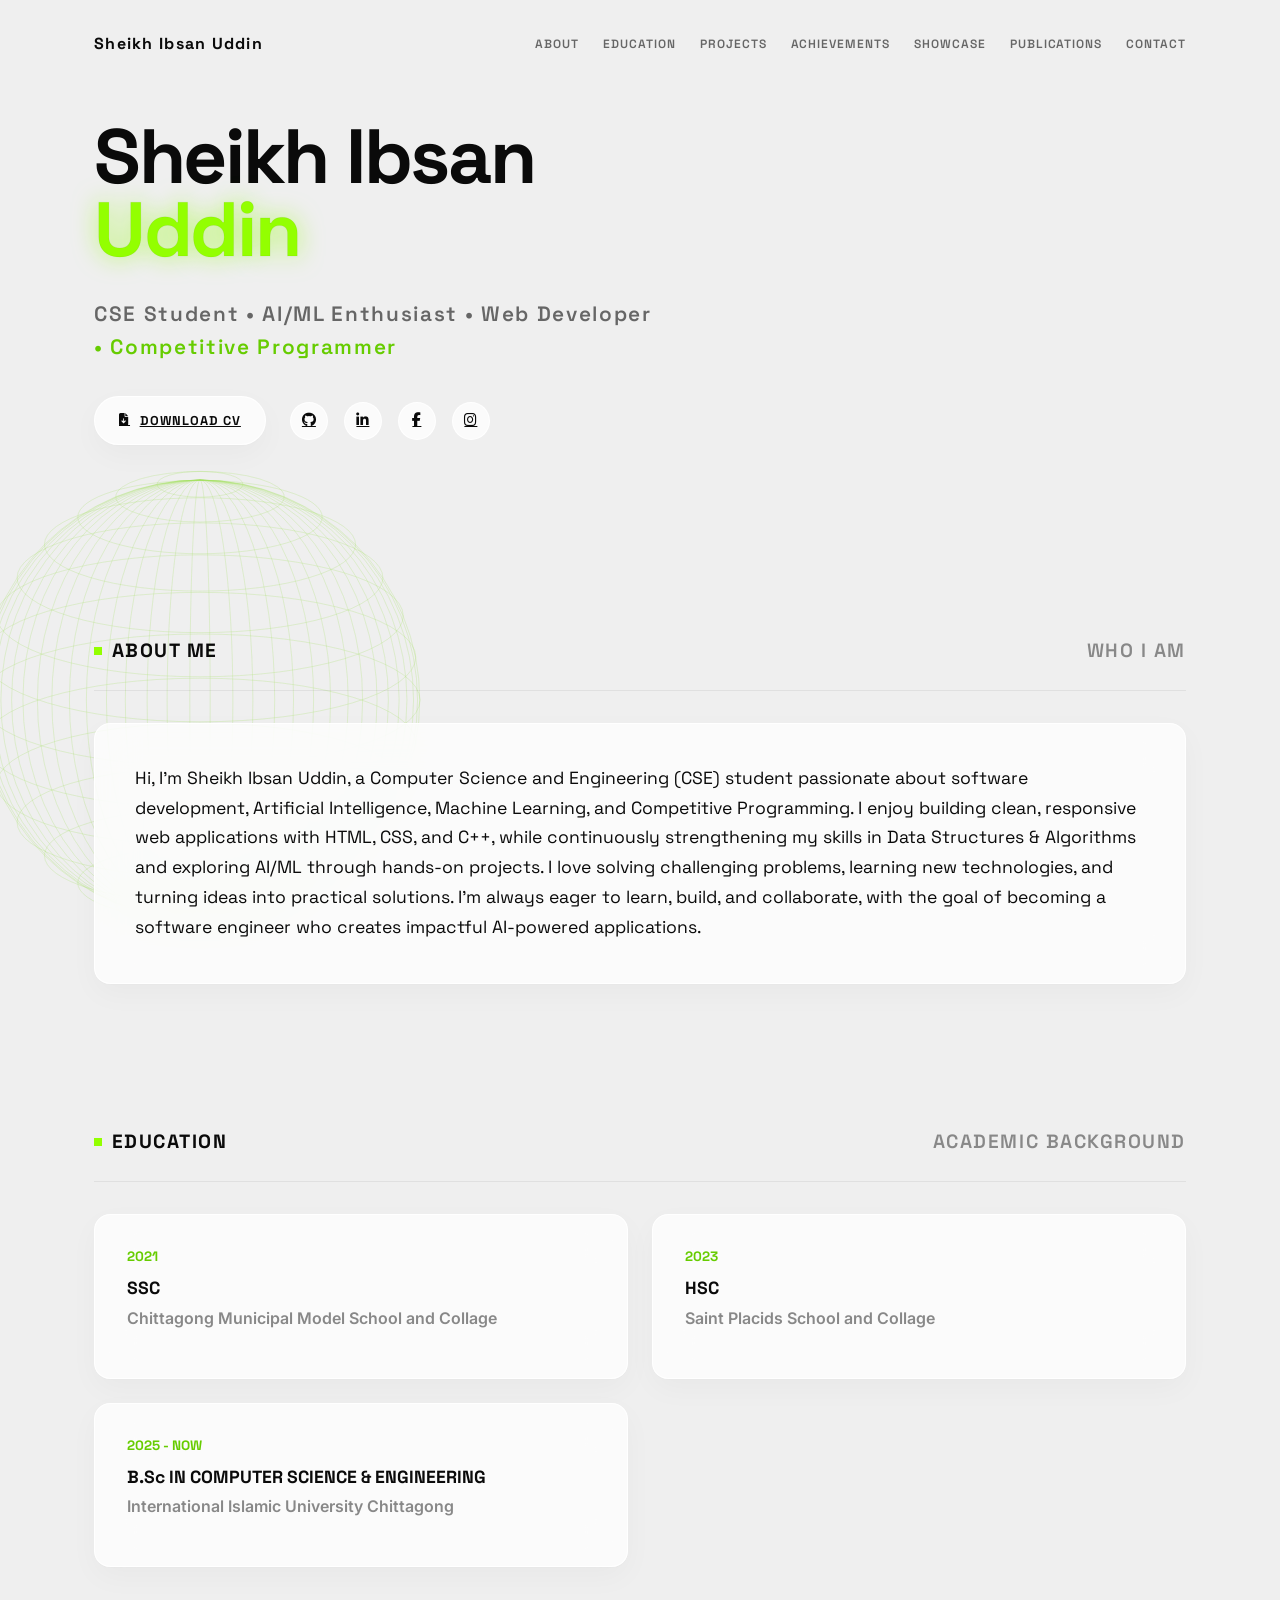
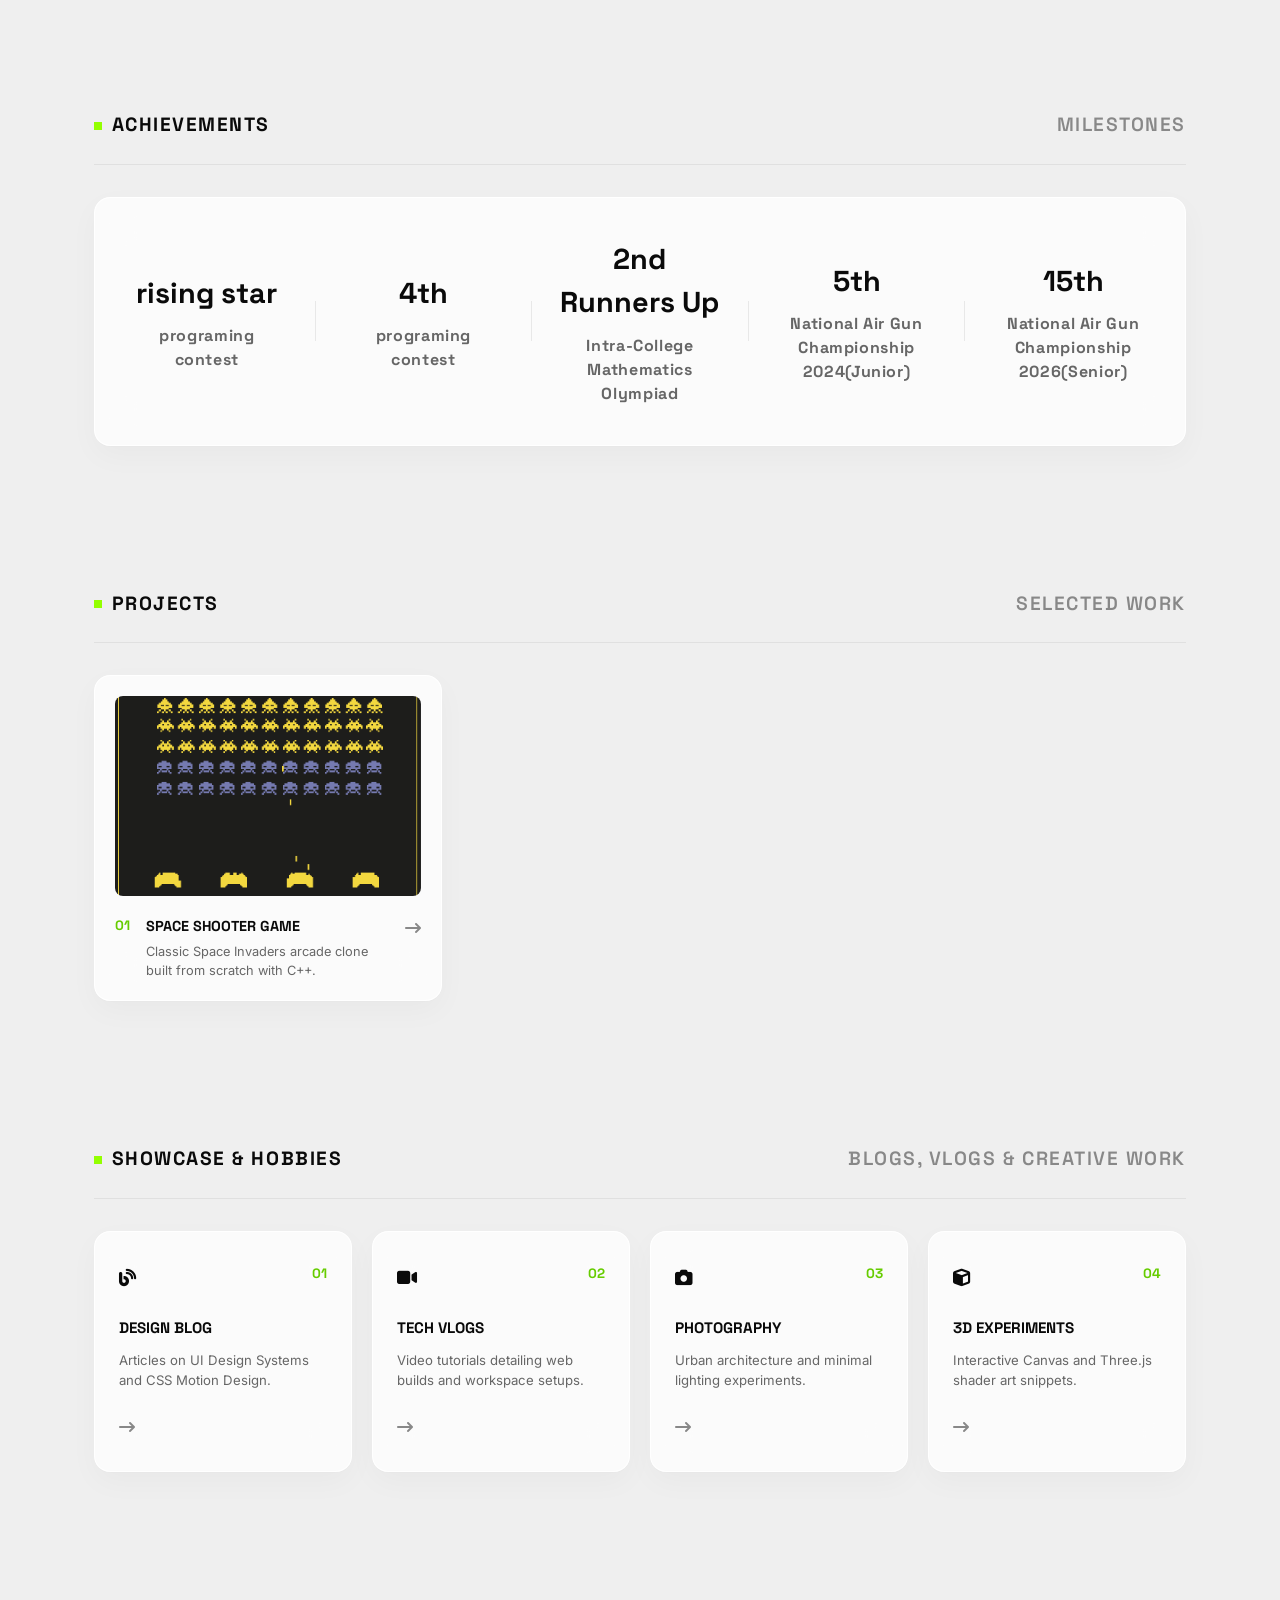
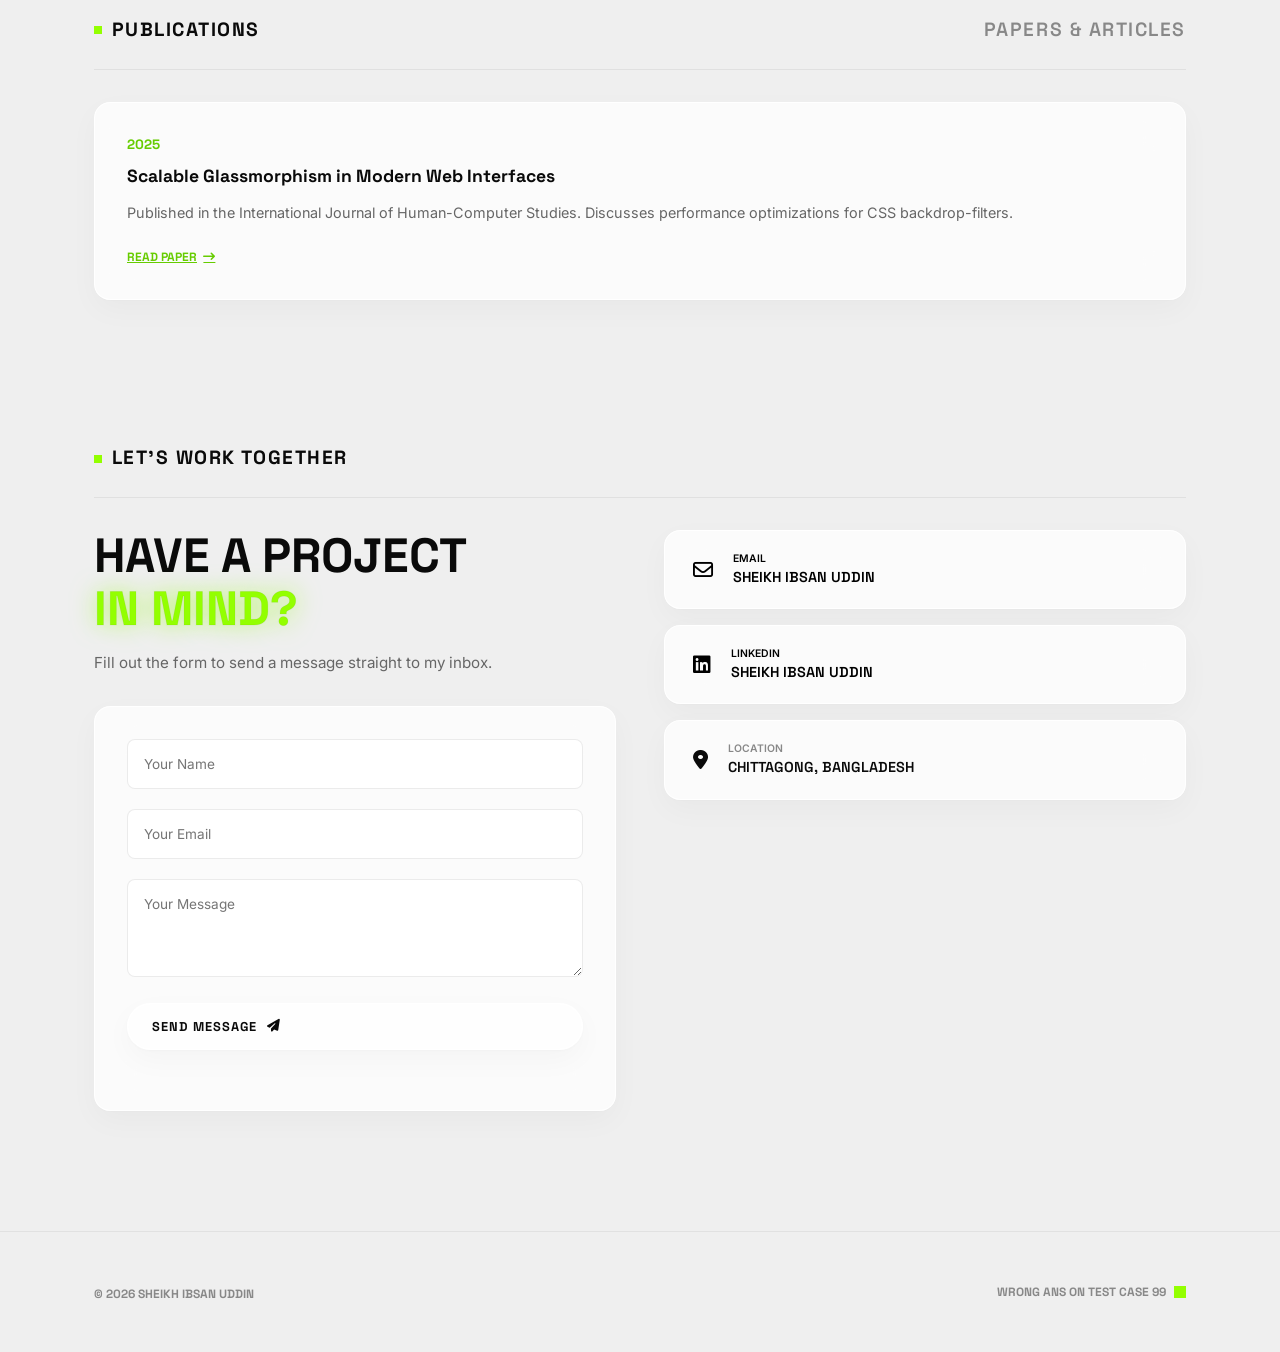
<file: index.html>
<!DOCTYPE html>
<html lang="en">
<head>
  <meta charset="UTF-8">
  <meta name="viewport" content="width=device-width, initial-scale=1.0">
  <meta name="description" content="Personal Portfolio">
  <title>Sheikh Ibsan Uddin</title>
  
  <link rel="preconnect" href="https://fonts.googleapis.com">
  <link rel="preconnect" href="https://fonts.gstatic.com" crossorigin>
  <link href="https://fonts.googleapis.com/css2?family=Space+Grotesk:wght@400;500;600;700&family=Inter:wght@300;400;500;600&display=swap" rel="stylesheet">
  <link rel="stylesheet" href="https://cdnjs.cloudflare.com/ajax/libs/font-awesome/6.5.1/css/all.min.css">
  
  <link rel="stylesheet" href="style.css">
</head>
<body>

  <div id="scroll-progress" aria-hidden="true"></div>
  <canvas id="globe-canvas" aria-hidden="true"></canvas>

  <header class="navbar" id="navbar">
    <div class="container nav-container">
      <a href="#home" class="nav-logo">

        <span class="logo-text">Sheikh Ibsan Uddin</span>
      </a>

      <nav class="nav-links">
        <a href="#about">ABOUT</a>
        <a href="#education">EDUCATION</a>
        <a href="#projects">PROJECTS</a>
        <a href="#achievements">ACHIEVEMENTS</a>
        <a href="#showcase">SHOWCASE</a>
        <a href="#publications">PUBLICATIONS</a>
        <a href="#contact">CONTACT</a>
      </nav>
    </div>
  </header>

  <main>
    <section id="home" class="hero-section">
      <div class="container hero-container">
        
        <div class="hero-left">
          <h1 class="hero-headline">
            Sheikh Ibsan<br>
            <span class="highlight-green">Uddin</span>
          </h1>

          <p class="hero-subtitle">
            CSE Student • AI/ML Enthusiast • Web Developer <span class="highlight-text-green">• Competitive Programmer</span>
          </p>

          <div class="hero-actions">
            <a href="cv/ibsan_cv_june_2026.pdf" download class="btn-primary">
              <i class="fa-solid fa-file-arrow-down"></i> DOWNLOAD CV
            </a>
            
            <div class="social-links">
              <a href="https://github.com/Sheikh-Ibsan" target="_blank" aria-label="GitHub"><i class="fa-brands fa-github"></i></a>
              <a href="https://www.linkedin.com/in/sheikh-ibsan-uddin-9bb852369/" target="_blank" aria-label="LinkedIn"><i class="fa-brands fa-linkedin-in"></i></a>
              <a href="https://www.facebook.com/sheikh.ibsan" target="_blank" aria-label="Facebook"><i class="fa-brands fa-facebook-f"></i></a>
              <a href="https://www.instagram.com/ibsanuddin" target="_blank" aria-label="Instagram"><i class="fa-brands fa-instagram"></i></a>
            </div>
          </div>
        </div>
          </div>
        </div>

      </div>
    </section>

    <section id="about" class="section">
      <div class="container">
        <div class="section-bar">
          <div class="section-tag">
            <span class="square-icon"></span>
            <h2>ABOUT ME</h2>
          </div>
          <span class="section-meta-text">WHO I AM</span>
        </div>

        <div class="about-card glass-card fade-in">
          <p class="about-text"> 
          Hi, I'm Sheikh Ibsan Uddin, a Computer Science and Engineering (CSE) student passionate about software development, Artificial Intelligence, Machine Learning, and Competitive Programming.
          I enjoy building clean, responsive web applications with HTML, CSS, and C++, while continuously strengthening my skills in Data Structures & Algorithms and exploring AI/ML through hands-on projects. I love solving challenging problems, learning new technologies, and turning ideas into practical solutions.
          I'm always eager to learn, build, and collaborate, with the goal of becoming a software engineer who creates impactful AI-powered applications.
          </p>
        </div>
      </div>
    </section>

    <section id="education" class="section">
      <div class="container">
        <div class="section-bar">
          <div class="section-tag">
            <span class="square-icon"></span>
            <h2>EDUCATION</h2>
          </div>
          <span class="section-meta-text">ACADEMIC BACKGROUND</span>
        </div>

        <div class="timeline-grid">

          <div class="timeline-card glass-card fade-in">
            <span class="card-num">2021</span>
            <h3>SSC</h3>
            <p class="institution">Chittagong Municipal Model School and Collage</p>
            
          </div>

          <div class="timeline-card glass-card fade-in">
            <span class="card-num">2023</span>
            <h3>HSC</h3>
            <p class="institution">Saint Placids School and Collage</p>
          </div>

          <div class="timeline-card glass-card fade-in">
            <span class="card-num">2025 - NOW</span>
            <h3>B.Sc IN COMPUTER SCIENCE & ENGINEERING</h3>
            <p class="institution">International Islamic University Chittagong</p>
          </div>
          
        </div>
      </div>
    </section>

    <section id="achievements" class="section">
      <div class="container">
        <div class="section-bar">
          <div class="section-tag">
            <span class="square-icon"></span>
            <h2>ACHIEVEMENTS</h2>
          </div>
          <span class="section-meta-text">MILESTONES</span>
        </div>

        <div class="stats-banner glass-card fade-in">
          <div class="stat-box">
            <span class="stat-number">rising star</span>
            <span class="stat-label">programing contest</span>
          </div>
          <div class="stat-divider"></div>
          <div class="stat-box">
            <span class="stat-number">4th</span>
            <span class="stat-label">programing contest</span>
          </div>
          <div class="stat-divider"></div>
          <div class="stat-box">
            <span class="stat-number">2nd Runners Up</span>
            <span class="stat-label">Intra-College Mathematics Olympiad</span>
          </div>
          <div class="stat-divider"></div>
          <div class="stat-box">
            <span class="stat-number">5th</span>
            <span class="stat-label">National Air Gun Championship 2024(Junior)</span>
          </div>
          <div class="stat-divider"></div>
          <div class="stat-box">
            <span class="stat-number">15th</span>
            <span class="stat-label">National Air Gun Championship 2026(Senior)</span>
          </div>
        </div>
      </div>
    </section>

    <section id="projects" class="section">
      <div class="container">
        <div class="section-bar">
          <div class="section-tag">
            <span class="square-icon"></span>
            <h2>PROJECTS</h2>
          </div>
          <span class="section-meta-text">SELECTED WORK</span>
        </div>

        <div class="projects-grid">
          <article class="project-card glass-card fade-in">
            <div class="project-img-wrapper">
              <img src="img/Screenshot 2026-07-28 170511.png" alt="Space Shooter Game">
            </div>
            <div class="project-meta">
              <span class="project-num">01</span>
              <div>
                <h3>SPACE SHOOTER GAME</h3>
                <p>Classic Space Invaders arcade clone built from scratch with C++.</p>
              </div>
              <a href="https://github.com/Sheikh-Ibsan/CPP-Space-Invaders-Game-with-raylib-main" target="_blank" class="project-arrow"><i class="fa-solid fa-arrow-right-long"></i></a>
            </div>
          </article>
        </div>
      </div>
    </section>

    <section id="showcase" class="section">
      <div class="container">
        <div class="section-bar">
          <div class="section-tag">
            <span class="square-icon"></span>
            <h2>SHOWCASE & HOBBIES</h2>
          </div>
          <span class="section-meta-text">BLOGS, VLOGS & CREATIVE WORK</span>
        </div>

        <div class="services-grid">
          <div class="service-card glass-card fade-in">
            <div class="card-top">
              <div class="card-icon"><i class="fa-solid fa-blog"></i></div>
              <span class="card-num">01</span>
            </div>
            <h3>DESIGN BLOG</h3>
            <p>Articles on UI Design Systems and CSS Motion Design.</p>
            <a href="#" class="card-arrow"><i class="fa-solid fa-arrow-right-long"></i></a>
          </div>

          <div class="service-card glass-card fade-in">
            <div class="card-top">
              <div class="card-icon"><i class="fa-solid fa-video"></i></div>
              <span class="card-num">02</span>
            </div>
            <h3>TECH VLOGS</h3>
            <p>Video tutorials detailing web builds and workspace setups.</p>
            <a href="#" class="card-arrow"><i class="fa-solid fa-arrow-right-long"></i></a>
          </div>

          <div class="service-card glass-card fade-in">
            <div class="card-top">
              <div class="card-icon"><i class="fa-solid fa-camera"></i></div>
              <span class="card-num">03</span>
            </div>
            <h3>PHOTOGRAPHY</h3>
            <p>Urban architecture and minimal lighting experiments.</p>
            <a href="#" class="card-arrow"><i class="fa-solid fa-arrow-right-long"></i></a>
          </div>

          <div class="service-card glass-card fade-in">
            <div class="card-top">
              <div class="card-icon"><i class="fa-solid fa-cube"></i></div>
              <span class="card-num">04</span>
            </div>
            <h3>3D EXPERIMENTS</h3>
            <p>Interactive Canvas and Three.js shader art snippets.</p>
            <a href="#" class="card-arrow"><i class="fa-solid fa-arrow-right-long"></i></a>
          </div>
        </div>
      </div>
    </section>

    <section id="publications" class="section">
      <div class="container">
        <div class="section-bar">
          <div class="section-tag">
            <span class="square-icon"></span>
            <h2>PUBLICATIONS</h2>
          </div>
          <span class="section-meta-text">PAPERS & ARTICLES</span>
        </div>

        <div class="publication-list">
          <div class="pub-card glass-card fade-in">
            <div class="pub-meta">
              <span class="card-num">2025</span>
              <h3>Scalable Glassmorphism in Modern Web Interfaces</h3>
            </div>
            <p>Published in the International Journal of Human-Computer Studies. Discusses performance optimizations for CSS backdrop-filters.</p>
            <a href="#" class="pub-link">READ PAPER <i class="fa-solid fa-arrow-right-long"></i></a>
          </div>
        </div>
      </div>
    </section>

    <section id="contact" class="section contact-section">
      <div class="container">
        <div class="section-bar">
          <div class="section-tag">
            <span class="square-icon"></span>
            <h2>LET'S WORK TOGETHER</h2>
          </div>
        </div>

        <div class="contact-grid">
          <div class="contact-left">
            <h2 class="contact-title">
              HAVE A PROJECT<br>
              <span class="highlight-green">IN MIND?</span>
            </h2>
            <p class="contact-subtext">
              Fill out the form to send a message straight to my inbox.
            </p>

            <form id="contact-form" class="contact-form glass-card">
              <div class="form-group">
                <input type="text" name="name" placeholder="Your Name" required>
              </div>
              <div class="form-group">
                <input type="email" name="email" placeholder="Your Email" required>
              </div>
              <div class="form-group">
                <textarea name="message" rows="4" placeholder="Your Message" required></textarea>
              </div>
              <button type="submit" id="submit-btn" class="btn-primary">
                SEND MESSAGE <i class="fa-solid fa-paper-plane"></i>
              </button>
              <div id="form-status" class="form-status-msg"></div>
            </form>
          </div>

          <div class="contact-right-cards">
            <a href="https://mail.google.com/mail/?view=cm&fs=1&to=sheikhibsanuddin@gmail.com" target="_blank" class="info-pill glass-card">
              <i class="fa-regular fa-envelope"></i>
              <div>
                <span class="info-label">EMAIL</span>
                <span class="info-value">SHEIKH IBSAN UDDIN</span>
              </div>
            </a>

            <a href="https://www.linkedin.com/in/" target="_blank" class="info-pill glass-card">
              <i class="fa-brands fa-linkedin"></i>
              <div>
                <span class="info-label">LINKEDIN</span>
                <span class="info-value">SHEIKH IBSAN UDDIN</span>
              </div>
            </a>

            <div class="info-pill glass-card">
              <i class="fa-solid fa-location-dot"></i>
              <div>
                <span class="info-label">LOCATION</span>
                <span class="info-value">CHITTAGONG, BANGLADESH</span>
              </div>
            </div>
          </div>
        </div>
      </div>
    </section>
  </main>

  <footer class="footer">
    <div class="container footer-container">
      <div class="footer-left">
        <span class="footer-copy">&copy; 2026 SHEIKH IBSAN UDDIN</span>
      </div>
      <div class="footer-right">
        <span class="footer-motto">WRONG ANS ON TEST CASE 99</span>
        <span class="footer-accent-box"></span>
      </div>
    </div>
  </footer>

  <script src="script.js"></script>
</body>
</html>
</file>
<file: style.css>
:root {
  --bg-main: #EFEFEF;
  --card-bg: rgba(255, 255, 255, 0.75);
  --card-border: rgba(255, 255, 255, 0.9);
  
  --neon-green: #93FF00;
  --neon-green-dark: #66CC00;
  --neon-glow: rgba(147, 255, 0, 0.45);
  
  --text-dark: #0A0A0A;
  --text-muted: #666666;
  --text-light: #888888;
  
  --font-heading: 'Space Grotesk', system-ui, sans-serif;
  --font-body: 'Inter', system-ui, sans-serif;

  --shadow-card: 0 10px 30px rgba(0, 0, 0, 0.03), 0 1px 3px rgba(0, 0, 0, 0.02);
  --shadow-hover: 0 15px 35px rgba(0, 0, 0, 0.07);
  --radius-sm: 8px;
  --radius-md: 16px;
  --radius-lg: 24px;
}

*, *::before, *::after {
  box-sizing: border-box;
  margin: 0;
  padding: 0;
}

html {
  scroll-behavior: smooth;
  font-size: 16px;
}

body {
  background-color: var(--bg-main);
  color: var(--text-dark);
  font-family: var(--font-body);
  line-height: 1.5;
  overflow-x: hidden;
  position: relative;
  -webkit-font-smoothing: antialiased;
}

#scroll-progress {
  position: fixed;
  top: 0;
  left: 0;
  height: 3px;
  background: var(--neon-green-dark);
  width: 0%;
  z-index: 1000;
}

#globe-canvas {
  position: fixed;
  bottom: -50px;
  left: -50px;
  width: 500px;
  height: 500px;
  z-index: 0;
  pointer-events: none;
  opacity: 0.6;
} */

a {
  color: inherit;
  text-decoration: none;
  transition: all 0.25s ease;
}

.container {
  max-width: 1140px;
  margin: 0 auto;
  padding: 0 1.5rem;
  position: relative;
  z-index: 1;
}

.section {
  padding: 4.5rem 0;
}

.glass-card {
  background: var(--card-bg);
  backdrop-filter: blur(20px);
  -webkit-backdrop-filter: blur(20px);
  border: 1px solid var(--card-border);
  border-radius: var(--radius-md);
  box-shadow: var(--shadow-card);
  transition: transform 0.3s cubic-bezier(0.16, 1, 0.3, 1), box-shadow 0.3s ease;
}

.glass-card:hover {
  transform: translateY(-4px);
  box-shadow: var(--shadow-hover);
}

.navbar {
  padding: 2rem 0;
  position: relative;
  z-index: 100;

  a {
  text-decoration: none; 
  color: inherit;       
  }
}

.nav-container {
  display: flex;
  justify-content: space-between;
  align-items: center;
}

.nav-logo {
  display: flex;
  align-items: center;
  gap: 0.75rem;
}

.logo-text {
  font-family: var(--font-heading);
  font-size: 1rem;
  font-weight: 700;
  letter-spacing: 0.08em;
  color: var(--text-dark);
}

.nav-links {
  display: flex;
  gap: 1.5rem;
}

.nav-links a {
  font-family: var(--font-heading);
  font-size: 0.75rem;
  font-weight: 600;
  letter-spacing: 0.08em;
  color: var(--text-muted);
}

.nav-links a:hover {
  color: var(--text-dark);
}

.hero-section {
  padding: 2rem 0 5rem;
}

.hero-container {
  display: grid;
  grid-template-columns: 1.1fr 0.9fr;
  gap: 2rem;
  align-items: center;
}

.hero-headline {
  font-family: var(--font-heading);
  font-size: 4.8rem;
  font-weight: 700;
  line-height: 0.95;
  letter-spacing: -0.03em;
  color: var(--text-dark);
  margin-bottom: 2rem;
}

.highlight-green {
  color: var(--neon-green);
  text-shadow: 0 0 25px rgba(147, 255, 0, 0.6);
  -webkit-text-stroke: 1px rgba(0, 0, 0, 0.05);
}

.hero-subtitle {
  font-family: var(--font-heading);
  font-size: 1.3rem;
  font-weight: 600;
  letter-spacing: 0.08em;
  color: var(--text-muted);
  max-width: 560px;
  line-height: 1.6;
  margin-bottom: 2rem;
}

.highlight-text-green { color: var(--neon-green-dark); }

.hero-actions {
  display: flex;
  align-items: center;
  gap: 1.5rem;
  margin-bottom: 2.5rem;
}

.btn-primary {
  display: inline-flex;
  align-items: center;
  gap: 0.6rem;
  padding: 0.85rem 1.5rem;
  background: var(--card-bg);
  border: 1px solid var(--card-border);
  border-radius: 50px;
  font-family: var(--font-heading);
  font-size: 0.8rem;
  font-weight: 700;
  letter-spacing: 0.08em;
  color: var(--text-dark);
  box-shadow: var(--shadow-card);
  cursor: pointer;
}

.btn-primary:hover {
  background: var(--neon-green);
  box-shadow: 0 0 20px var(--neon-glow);
}

.social-links {
  display: flex;
  gap: 1rem;
}

.social-links a {
  width: 38px;
  height: 38px;
  border-radius: 50%;
  background: var(--card-bg);
  border: 1px solid var(--card-border);
  display: flex;
  align-items: center;
  justify-content: center;
  font-size: 0.9rem;
  color: var(--text-dark);
}

.social-links a:hover {
  background: var(--neon-green);
}

.section-bar {
  display: flex;
  justify-content: space-between;
  align-items: center;
  padding-bottom: 1.5rem;
  margin-bottom: 2rem;
  border-bottom: 1px solid rgba(0, 0, 0, 0.06);
}

.section-tag {
  display: flex;
  align-items: center;
  gap: 0.6rem;
}

.square-icon {
  width: 8px;
  height: 8px;
  background-color: var(--neon-green);
  display: inline-block;
}

.section-tag h2 {
  font-family: var(--font-heading);
  font-size: 1.2rem;
  font-weight: 700;
  letter-spacing: 0.08em;
  color: var(--text-dark);
}

.section-meta-text {
  font-family: var(--font-heading);
  font-size: 1.2rem;
  font-weight: 600;
  letter-spacing: 0.08em;
  color: var(--text-light);
}

.about-card {
  padding: 2.5rem;
}

.about-text {
  font-family: var(--font-heading);
  font-size: 1.1rem;
  line-height: 1.7;
  color: var(--text-dark);
}

.timeline-grid {
  display: grid;
  grid-template-columns: repeat(2, 1fr);
  gap: 1.5rem;
}

.timeline-card {
  padding: 2rem;
}

.card-num {
  font-family: var(--font-heading);
  font-size: 0.85rem;
  font-weight: 700;
  color: var(--neon-green-dark);
  display: block;
  margin-bottom: 0.5rem;
}

.timeline-card h3 {
  font-family: var(--font-heading);
  font-size: 1.1rem;
  font-weight: 700;
  margin-bottom: 0.25rem;
}

.institution {
  font-weight: 600;
  color: var(--text-light);
  margin-bottom: 1rem;
  font-size: 1rem;
}

.projects-grid {
  display: grid;
  grid-template-columns: repeat(3, 1fr);
  gap: 1.5rem;
}

.project-card {
  padding: 1.25rem;
}

.project-img-wrapper {
  width: 100%;
  height: 200px;
  border-radius: var(--radius-sm);
  overflow: hidden;
  margin-bottom: 1.25rem;
  background-color: #000;
}

.project-img-wrapper img {
  width: 100%;
  height: 100%;
  object-fit: cover;
  transition: transform 0.5s ease;
}

.project-card:hover .project-img-wrapper img {
  transform: scale(1.05);
}

.project-meta {
  display: flex;
  align-items: flex-start;
  gap: 1rem;
}

.project-num {
  font-family: var(--font-heading);
  font-size: 0.85rem;
  font-weight: 700;
  color: var(--neon-green-dark);
}

.project-meta h3 {
  font-family: var(--font-heading);
  font-size: 0.9rem;
  font-weight: 700;
  margin-bottom: 0.25rem;
}

.project-meta p {
  font-size: 0.8rem;
  color: var(--text-muted);
}

.project-arrow {
  margin-left: auto;
  color: var(--text-light);
}

.stats-banner {
  padding: 2.5rem 1.5rem;
  display: flex;
  justify-content: space-around;
  align-items: center;
  text-align: center;
  gap: 1.25rem; 
}

.stat-box {
  flex: 1; 
  padding: 0 0.5rem; 
}

.stat-number {
  display: block;
  font-family: var(--font-heading);
  font-size: 1.8rem;
  font-weight: 700;
  color: var(--text-dark);
  margin-bottom: 0.5rem;
}

.stat-label {
  font-family: var(--font-heading);
  font-size: 0..85rem;
  font-weight: 700;
  letter-spacing: 0.04em;
  color: var(--text-muted);
  line-height: 1.3;
}

.stat-divider {
  width: 1px;
  height: 40px;
  background-color: rgba(0, 0, 0, 0.08);
  flex-shrink: 0;
}

.services-grid {
  display: grid;
  grid-template-columns: repeat(4, 1fr);
  gap: 1.25rem;
}

.service-card {
  padding: 2rem 1.5rem;
  display: flex;
  flex-direction: column;
}

.card-top {
  display: flex;
  justify-content: space-between;
  align-items: center;
  margin-bottom: 1.5rem;
}

.card-icon {
  font-size: 1.1rem;
}

.service-card h3 {
  font-family: var(--font-heading);
  font-size: 0.95rem;
  font-weight: 700;
  margin-bottom: 0.75rem;
}

.service-card p {
  font-size: 0.825rem;
  color: var(--text-muted);
  margin-bottom: 1.5rem;
}

.card-arrow {
  margin-top: auto;
  color: var(--text-light);
}

.pub-card {
  padding: 2rem;
}

.pub-meta h3 {
  font-family: var(--font-heading);
  font-size: 1.1rem;
  font-weight: 700;
  margin-bottom: 0.75rem;
}

.pub-card p {
  color: var(--text-muted);
  margin-bottom: 1.25rem;
  font-size: 0.9rem;
}

.pub-link {
  font-family: var(--font-heading);
  font-size: 0.75rem;
  font-weight: 700;
  color: var(--neon-green-dark);
  display: inline-flex;
  align-items: center;
  gap: 0.4rem;
}

.contact-grid {
  display: grid;
  grid-template-columns: 1fr 1fr;
  gap: 3rem;
  align-items: flex-start;
}

.contact-title {
  font-family: var(--font-heading);
  font-size: 3rem;
  font-weight: 700;
  line-height: 1.1;
  margin-bottom: 1rem;
}

.contact-subtext {
  font-size: 0.95rem;
  color: var(--text-muted);
  margin-bottom: 2rem;
}

.contact-form {
  padding: 2rem;
  display: flex;
  flex-direction: column;
  gap: 1.25rem;
}

.form-group input, .form-group textarea {
  width: 100%;
  padding: 1rem;
  background: rgba(255, 255, 255, 0.8);
  border: 1px solid rgba(0, 0, 0, 0.08);
  border-radius: var(--radius-sm);
  font-family: var(--font-body);
  font-size: 0.85rem;
  outline: none;
}

.form-group input:focus, .form-group textarea:focus {
  border-color: var(--neon-green-dark);
}

.form-status-msg {
  font-family: var(--font-heading);
  font-size: 0.8rem;
  margin-top: 0.5rem;
}

.contact-right-cards {
  display: flex;
  flex-direction: column;
  gap: 1rem;
}

.info-pill {
  padding: 1.25rem 1.75rem;
  display: flex;
  align-items: center;
  gap: 1.25rem;
}

.info-pill i { font-size: 1.25rem; }

.info-label {
  display: block;
  font-size: 0.65rem;
  font-weight: 600;
  color: var(--text-light);
}

.info-value {
  display: block;
  font-family: var(--font-heading);
  font-size: 0.9rem;
  font-weight: 600;
}

a.info-pill,
a.info-pill:visited,
a.info-pill:active,
a.info-pill * 
{
  color: #000000 !important;
  text-decoration: none !important;
}

.footer {
  padding: 3rem 0;
  margin-top: 3rem;
  border-top: 1px solid rgba(0, 0, 0, 0.06);
}

.footer-container {
  display: flex;
  justify-content: space-between;
  align-items: center;
}

.footer-copy, .footer-motto {
  font-family: var(--font-heading);
  font-size: 0.75rem;
  font-weight: 700;
  color: var(--text-light);
}

.footer-right {
  display: flex;
  align-items: center;
  gap: 0.5rem;
}

.footer-accent-box {
  width: 12px;
  height: 12px;
  background-color: var(--neon-green);
  display: inline-block;
}

.fade-in {
  opacity: 0;
  transform: translateY(20px);
  transition: opacity 0.6s cubic-bezier(0.16, 1, 0.3, 1), transform 0.6s cubic-bezier(0.16, 1, 0.3, 1);
}

.fade-in.appear {
  opacity: 1;
  transform: translateY(0);
}
</file>
